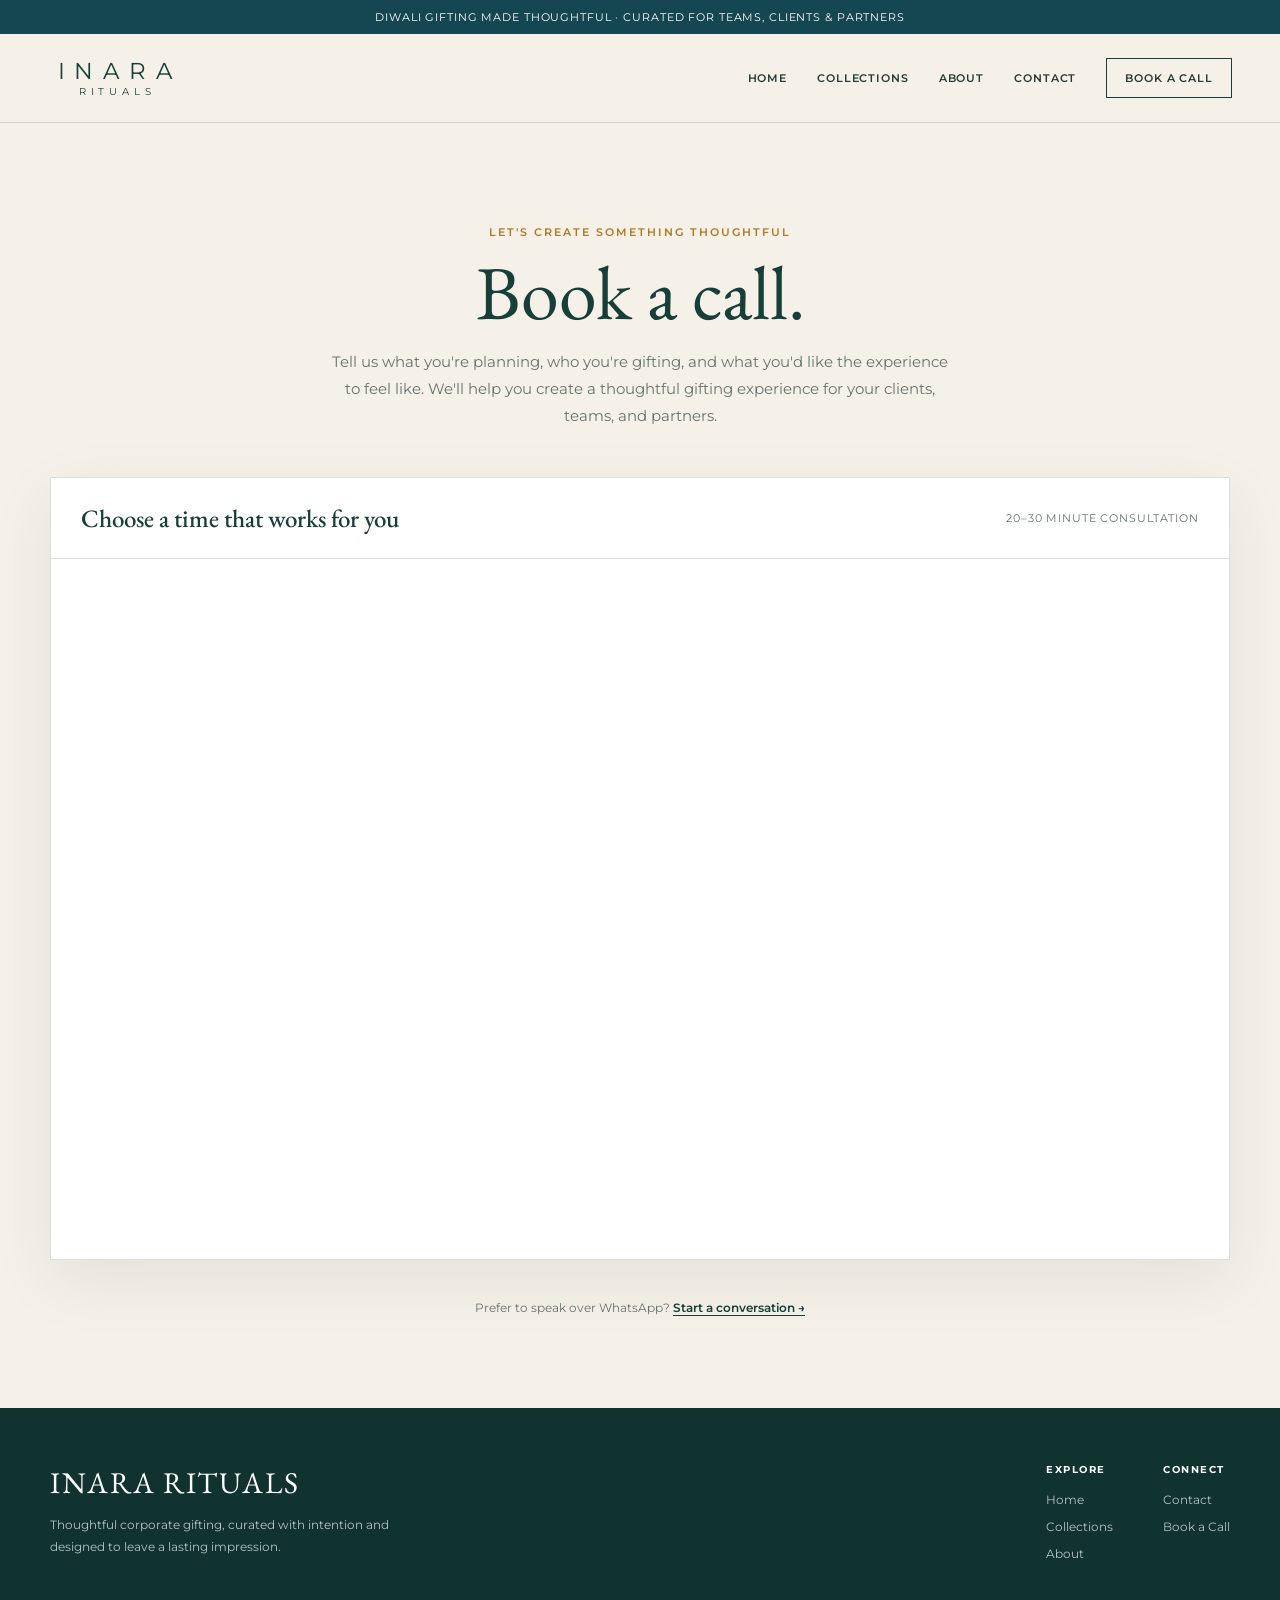
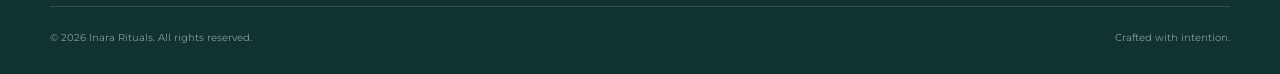
<file: book-a-call/index.html>
<!DOCTYPE html>
<html lang="en">

<head>
    <meta charset="UTF-8">

    <meta name="viewport" content="width=device-width, initial-scale=1.0">
    <link rel="icon" href="/favicon.ico" type="image/x-icon">
    <meta name="robots" content="noindex, nofollow">
    <title>Book a Call | Inara Rituals</title>

    <meta name="description"
        content="Book a call with Inara Rituals to discuss thoughtful, premium corporate gifting for your next occasion.">
         <!-- Google Tag Manager -->
  <script>
    (function(w,d,s,l,i){
      w[l]=w[l]||[];
      w[l].push({
        'gtm.start': new Date().getTime(),
        event:'gtm.js'
      });

      var f=d.getElementsByTagName(s)[0],
          j=d.createElement(s),
          dl=l!='dataLayer'?'&l='+l:'';

      j.async=true;
      j.src=
        'https://www.googletagmanager.com/gtm.js?id='+i+dl;

      f.parentNode.insertBefore(j,f);
    })(window,document,'script','dataLayer','GTM-WR4KVQP7');
  </script>
  <!-- End Google Tag Manager -->


    <link rel="preconnect" href="https://fonts.googleapis.com">
    <link rel="preconnect" href="https://fonts.gstatic.com" crossorigin>

    <link
        href="https://fonts.googleapis.com/css2?family=EB+Garamond:wght@400;500;600&family=Montserrat:wght@400;500;600&display=swap"
        rel="stylesheet">

    <style>
        :root {
            --ink: #163f3a;
            --ink-dark: #10332f;
            --gold: #b07a24;
            --cream: #f6f1e8;
            --mist: #eee9df;
            --white: #ffffff;
            --text: #263b37;
            --muted: #65736f;
            --border: rgba(22, 63, 58, 0.16);
        }

        * {
            box-sizing: border-box;
            margin: 0;
            padding: 0;
        }

        html {
            scroll-behavior: smooth;
        }

        body {
            background: var(--cream);
            color: var(--text);
            font-family: "Montserrat", sans-serif;
            -webkit-font-smoothing: antialiased;
        }

        a {
            color: inherit;
            text-decoration: none;
        }

        /* NOTICE BAR */

        .notice {
            background: #144752;;
            color: #fff;
            text-align: center;
            padding: 10px 20px;
            font-size: 11px;
            letter-spacing: .08em;
            text-transform: uppercase;
        }

        /* HEADER */

        header {
            background: var(--cream);
            border-bottom: 1px solid var(--border);
        }

        .nav {
            max-width: 1240px;
            margin: auto;
            padding: 24px 28px;

            display: flex;
            align-items: center;
            justify-content: space-between;
            gap: 30px;
        }

        
.mark{font-family:var(--serif);line-height:1;text-align:center;text-decoration:none;display:inline-block;color:var(--ink);}
.mark .n1{display:block;font-size:1.45rem;letter-spacing:.42em;text-indent:.42em;}
.mark .n2{display:block;font-size:.6rem;letter-spacing:.5em;text-indent:.5em;margin-top:.4em;color:var(--soft);}


        .nav-links {
            display: flex;
            align-items: center;
            gap: 30px;

            font-size: 11px;
            font-weight: 600;
            letter-spacing: .08em;
            text-transform: uppercase;
        }

        .nav-links a {
            transition: opacity .2s ease;
        }

        .nav-links a:hover {
            opacity: .6;
        }

        .nav-cta {
            border: 1px solid var(--ink);
            padding: 12px 18px;
            transition: all .2s ease;
        }

        .nav-cta:hover {
            background: var(--ink);
            color: #fff;
        }

        /* MAIN */

        .book-section {
            min-height: calc(100vh - 150px);
            padding: clamp(60px, 8vw, 105px) 24px 90px;
        }

        .book-wrap {
            width: min(1180px, 100%);
            margin: auto;
        }

        .intro {
            max-width: 720px;
            margin: 0 auto 48px;
            text-align: center;
        }

        .eyebrow {
            margin-bottom: 16px;

            color: var(--gold);
            font-size: 11px;
            font-weight: 600;
            letter-spacing: .18em;
            text-transform: uppercase;
        }

        h1 {
            margin-bottom: 18px;

            color: var(--ink);
            font-family: "EB Garamond", serif;
            font-size: clamp(48px, 7vw, 76px);
            font-weight: 400;
            line-height: .98;
        }

        .intro p {
            max-width: 620px;
            margin: auto;

            color: var(--muted);
            font-size: 15px;
            line-height: 1.8;
        }

        /* CALENDLY BOX */

        .calendly-shell {
            background: var(--white);
            border: 1px solid var(--border);

            box-shadow:
                0 20px 60px rgba(16, 51, 47, .08);

            overflow: hidden;
        }

        .calendly-header {
            padding: 24px 30px;

            display: flex;
            align-items: center;
            justify-content: space-between;

            border-bottom: 1px solid var(--border);
        }

        .calendly-header h2 {
            color: var(--ink);
            font-family: "EB Garamond", serif;
            font-size: 25px;
            font-weight: 500;
        }

        .calendly-header span {
            color: var(--muted);
            font-size: 11px;
            letter-spacing: .08em;
            text-transform: uppercase;
        }

        .calendly-inline-widget {
            min-width: 320px;
            height: 720px;
        }

        /* SUPPORT TEXT */

        .after-call {
            padding-top: 38px;
            text-align: center;
        }

        .after-call p {
            color: var(--muted);
            font-size: 12px;
            line-height: 1.7;
        }

        .after-call a {
            color: var(--ink);
            font-weight: 600;
            text-decoration: underline;
            text-underline-offset: 3px;
        }

        /* FOOTER */

        footer {
            background: var(--ink-dark);
            color: #fff;
            padding: 55px 24px 30px;
        }

        .footer-wrap {
            width: min(1180px, 100%);
            margin: auto;
        }

        .footer-top {
            display: flex;
            justify-content: space-between;
            gap: 40px;
            padding-bottom: 45px;
        }

        .footer-brand {
            max-width: 360px;
        }

        .footer-brand h3 {
            margin-bottom: 12px;

            font-family: "EB Garamond", serif;
            font-size: 30px;
            font-weight: 400;
            letter-spacing: .05em;
        }

        .footer-brand p {
            color: rgba(255, 255, 255, .7);
            font-size: 12px;
            line-height: 1.8;
        }

        .footer-links {
            display: flex;
            gap: 50px;
        }

        .footer-column {
            display: flex;
            flex-direction: column;
            gap: 12px;
        }

        .footer-column strong {
            margin-bottom: 4px;

            color: #fff;
            font-size: 10px;
            letter-spacing: .15em;
            text-transform: uppercase;
        }

        .footer-column a {
            color: rgba(255, 255, 255, .7);
            font-size: 12px;
        }

        .footer-column a:hover {
            color: #fff;
        }

        .footer-bottom {
            padding-top: 24px;
            border-top: 1px solid rgba(255, 255, 255, .14);

            display: flex;
            justify-content: space-between;
            gap: 20px;

            color: rgba(255, 255, 255, .5);
            font-size: 10px;
        }

        /* MOBILE */

        @media (max-width: 800px) {

            .nav {
                padding: 20px;
            }

            .nav-links {
                gap: 14px;
            }

            .nav-links a:not(.nav-cta) {
                display: none;
            }

            .book-section {
                padding-top: 55px;
            }

            .calendly-header {
                padding: 20px;
                align-items: flex-start;
                flex-direction: column;
                gap: 8px;
            }

            .calendly-inline-widget {
                height: 700px;
            }

            .footer-top {
                flex-direction: column;
            }

            .footer-links {
                gap: 35px;
            }

            .footer-bottom {
                flex-direction: column;
            }
        }

        @media (max-width: 500px) {

            h1 {
                font-size: 52px;
            }

            .intro p {
                font-size: 14px;
            }

            .calendly-inline-widget {
                height: 720px;
            }

            .footer-links {
                flex-direction: column;
                gap: 28px;
            }
        }
    </style>
</head>

<body>
 <noscript>
    <iframe
      src="https://www.googletagmanager.com/ns.html?id=GTM-WR4KVQP7"
      height="0"
      width="0"
      style="display:none;visibility:hidden">
    </iframe>
  </noscript>
    <!-- NOTICE -->
    <div class="notice">
        Diwali gifting made thoughtful · Curated for teams, clients & partners
    </div>

    <!-- HEADER -->
    <header>
        <nav class="nav">

            <a class="mark" href="/"><span class="n1">INARA</span><span class="n2">RITUALS</span></a>

            <div class="nav-links">

                <a href="/">
                    Home
                </a>

                <a href="/#collections">
                    Collections
                </a>

                <a href="/#about">
                    About
                </a>

                <a href="/#contact">
                    Contact
                </a>

                <a href="/book-a-call/" class="nav-cta">
                    Book a Call
                </a>

            </div>

        </nav>
    </header>


    <!-- BOOK A CALL -->
    <main>

        <section class="book-section">

            <div class="book-wrap">

                <div class="intro">

                    <div class="eyebrow">
                        Let's create something thoughtful
                    </div>

                    <h1>
                        Book a call.
                    </h1>

                    <p>
                        Tell us what you're planning, who you're gifting,
                        and what you'd like the experience to feel like.
                        We'll help you create a thoughtful gifting experience
                        for your clients, teams, and partners.
                    </p>

                </div>


                <!-- CALENDLY -->

                <div class="calendly-shell">

                    <div class="calendly-header">

                        <h2>
                            Choose a time that works for you
                        </h2>

                        <span>
                            20–30 minute consultation
                        </span>

                    </div>

                    <!-- Calendly inline widget begin -->
                    <div class="calendly-inline-widget" data-url="https://calendly.com/inquiries-inararituals/30min"
                        style="min-width:320px;height:700px;">
                    </div>

                    <script type="text/javascript" src="https://assets.calendly.com/assets/external/widget.js" async>
                    </script>
                    <!-- Calendly inline widget end -->
                </div>


                <div class="after-call">

                    <p>
                        Prefer to speak over WhatsApp?
                        <a href="https://wa.me/919810979086" target="_blank">
                            Start a conversation →
                        </a>
                    </p>

                </div>

            </div>

        </section>

    </main>


    <!-- FOOTER -->

    <footer>

        <div class="footer-wrap">

            <div class="footer-top">

                <div class="footer-brand">

                    <h3>
                        INARA RITUALS
                    </h3>

                    <p>
                        Thoughtful corporate gifting, curated with intention
                        and designed to leave a lasting impression.
                    </p>

                </div>


                <div class="footer-links">

                    <div class="footer-column">

                        <strong>Explore</strong>

                        <a href="/">
                            Home
                        </a>

                        <a href="/#collections">
                            Collections
                        </a>

                        <a href="/#about">
                            About
                        </a>

                    </div>


                    <div class="footer-column">

                        <strong>Connect</strong>

                        <a href="/#contact">
                            Contact
                        </a>

                        <a href="/book-a-call/">
                            Book a Call
                        </a>

                    </div>

                </div>

            </div>


            <div class="footer-bottom">

                <span>
                    © 2026 Inara Rituals. All rights reserved.
                </span>

                <span>
                    Crafted with intention.
                </span>

            </div>

        </div>

    </footer>


    <!-- CALENDLY SCRIPT -->

    <script src="https://assets.calendly.com/assets/external/widget.js" async>
    </script>

</body>

</html>
</file>
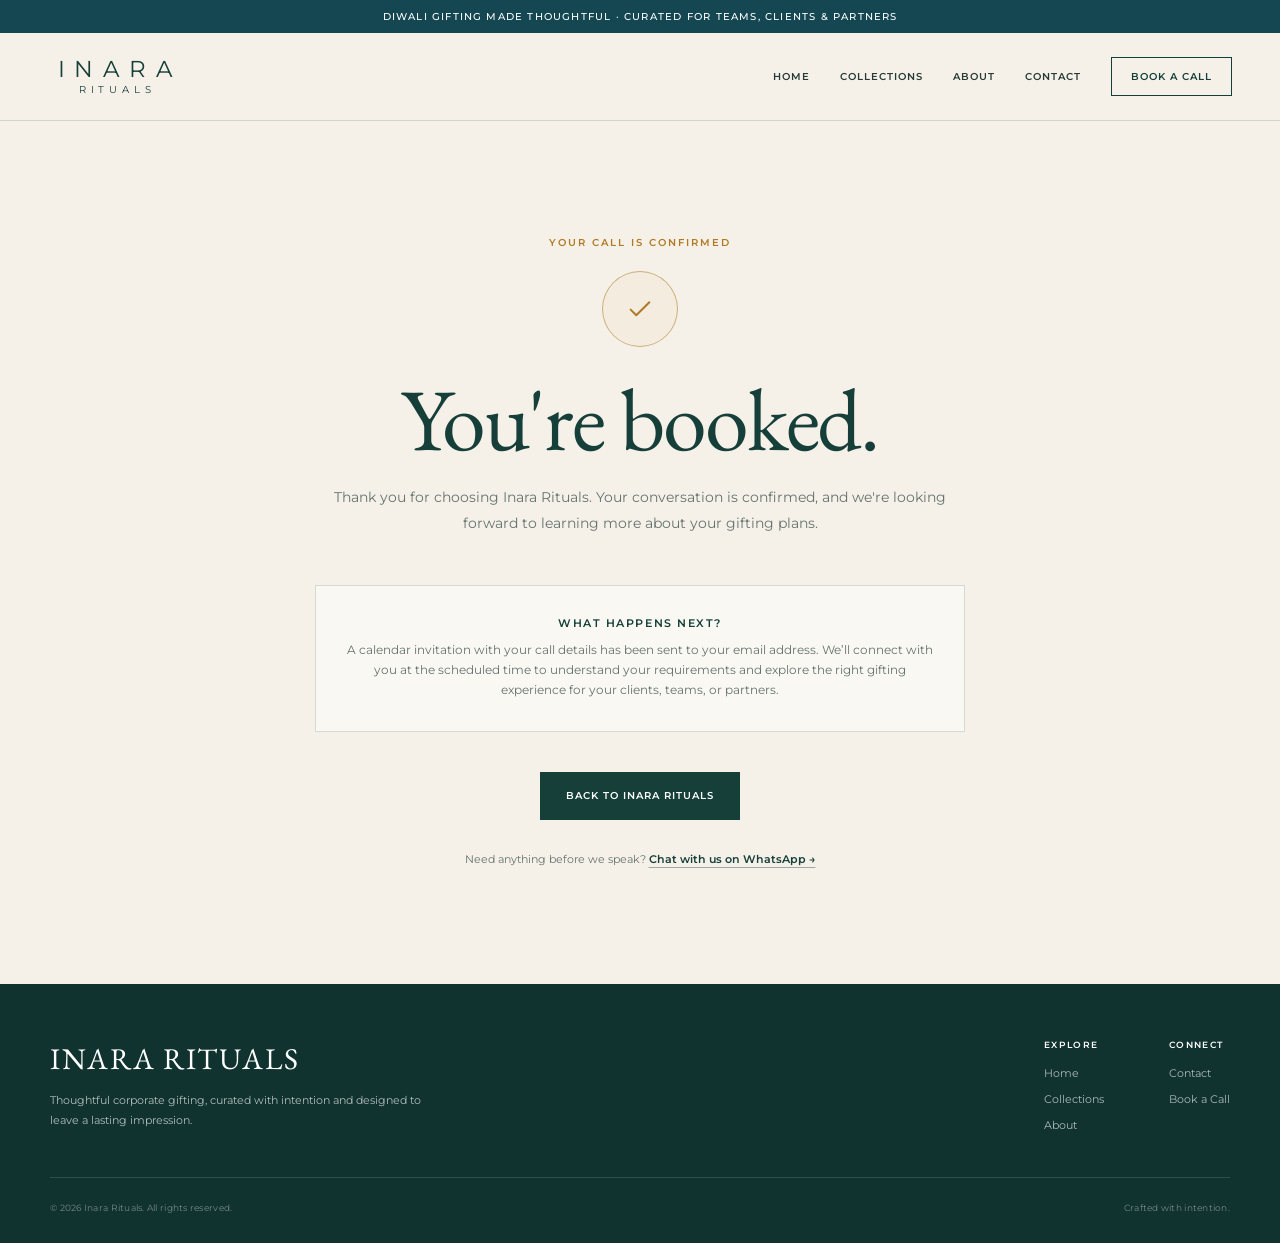
<file: call-booked/index.html>
<!DOCTYPE html>
<html lang="en">
<head>
  <meta charset="UTF-8">

  <meta
    name="viewport"
    content="width=device-width, initial-scale=1.0"
  >
  <link rel="icon" href="/favicon.ico" type="image/x-icon">

  <title>Call Booked | Inara Rituals</title>

  <meta
    name="description"
    content="Your call with Inara Rituals has been successfully booked. We look forward to creating thoughtful corporate gifting experiences with you."
  >

  <meta name="robots" content="noindex, nofollow">
<!-- Google Tag Manager -->
  <script>
    (function(w,d,s,l,i){
      w[l]=w[l]||[];
      w[l].push({
        'gtm.start': new Date().getTime(),
        event:'gtm.js'
      });

      var f=d.getElementsByTagName(s)[0],
          j=d.createElement(s),
          dl=l!='dataLayer'?'&l='+l:'';

      j.async=true;
      j.src=
        'https://www.googletagmanager.com/gtm.js?id='+i+dl;

      f.parentNode.insertBefore(j,f);
    })(window,document,'script','dataLayer','GTM-WR4KVQP7');
  </script>
  <!-- End Google Tag Manager -->

  <!-- Google Fonts -->
  <link rel="preconnect" href="https://fonts.googleapis.com">
  <link rel="preconnect" href="https://fonts.gstatic.com" crossorigin>

  <link
    href="https://fonts.googleapis.com/css2?family=EB+Garamond:wght@400;500;600&family=Montserrat:wght@400;500;600&display=swap"
    rel="stylesheet"
  >

  <style>

    /* =====================================================
       ROOT
    ===================================================== */

    :root {
      --ink: #163f3a;
      --ink-dark: #10332f;
      --gold: #b07a24;

      --cream: #f6f1e8;
      --mist: #eee9df;
      --white: #ffffff;

      --text: #263b37;
      --muted: #65736f;

      --border: rgba(22, 63, 58, 0.16);
    }


    /* =====================================================
       RESET
    ===================================================== */

    * {
      margin: 0;
      padding: 0;
      box-sizing: border-box;
    }


    html {
      scroll-behavior: smooth;
    }


    body {
      min-height: 100vh;

      background: var(--cream);
      color: var(--text);

      font-family: "Montserrat", sans-serif;

      -webkit-font-smoothing: antialiased;
      text-rendering: optimizeLegibility;
    }


    a {
      color: inherit;
      text-decoration: none;
    }


    button {
      font-family: inherit;
    }


    /* =====================================================
       TOP NOTICE
    ===================================================== */

    .notice {
      width: 100%;

      padding: 10px 20px;

      background: #144752;;

      color: #fff;

      text-align: center;

      font-size: 10px;
      font-weight: 500;

      letter-spacing: .12em;

      text-transform: uppercase;
    }


    /* =====================================================
       HEADER
    ===================================================== */

    header {
      width: 100%;

      background: var(--cream);

      border-bottom: 1px solid var(--border);
    }


    .nav {
      width: min(1240px, 100%);

      margin: 0 auto;

      padding: 24px 28px;

      display: flex;

      align-items: center;

      justify-content: space-between;

      gap: 30px;
    }


.mark{font-family:var(--serif);line-height:1;text-align:center;text-decoration:none;display:inline-block;color:var(--ink);}
.mark .n1{display:block;font-size:1.45rem;letter-spacing:.42em;text-indent:.42em;}
.mark .n2{display:block;font-size:.6rem;letter-spacing:.5em;text-indent:.5em;margin-top:.4em;color:var(--soft);}


    .nav-links {
      display: flex;

      align-items: center;

      gap: 30px;

      font-size: 10px;
      font-weight: 600;

      letter-spacing: .1em;

      text-transform: uppercase;
    }


    .nav-links a {
      position: relative;

      transition:
        color .25s ease,
        opacity .25s ease;
    }


    .nav-links a:not(.nav-cta)::after {
      content: "";

      position: absolute;

      left: 0;
      bottom: -7px;

      width: 0;
      height: 1px;

      background: var(--gold);

      transition: width .25s ease;
    }


    .nav-links a:not(.nav-cta):hover::after {
      width: 100%;
    }


    .nav-links a:not(.nav-cta):hover {
      color: var(--gold);
    }


    .nav-cta {
      padding: 12px 19px;

      border: 1px solid var(--ink);

      color: var(--ink);

      transition:
        background .25s ease,
        color .25s ease;
    }


    .nav-cta:hover {
      background: var(--ink);
      color: #fff;
    }


    /* =====================================================
       MAIN
    ===================================================== */

    main {
      min-height: calc(100vh - 150px);

      display: flex;

      align-items: center;
    }


    .confirmation-section {
      width: 100%;

      padding: clamp(70px, 9vw, 120px) 24px;
    }


    .confirmation-wrap {
      width: min(820px, 100%);

      margin: 0 auto;

      text-align: center;
    }


    /* =====================================================
       EYEBROW
    ===================================================== */

    .eyebrow {
      margin-bottom: 22px;

      color: var(--gold);

      font-size: 10px;
      font-weight: 600;

      letter-spacing: .2em;

      text-transform: uppercase;
    }


    /* =====================================================
       CHECK ICON
    ===================================================== */

    .confirmation-icon {
      width: 76px;
      height: 76px;

      margin: 0 auto 30px;

      display: flex;

      align-items: center;
      justify-content: center;

      border: 1px solid rgba(176, 122, 36, .55);

      border-radius: 50%;

      color: var(--gold);

      background: rgba(176, 122, 36, .04);
    }


    .confirmation-icon svg {
      width: 32px;
      height: 32px;

      fill: none;

      stroke: currentColor;

      stroke-width: 1.5;

      stroke-linecap: round;
      stroke-linejoin: round;
    }


    /* =====================================================
       HEADING
    ===================================================== */

    h1 {
      margin-bottom: 24px;

      color: var(--ink);

      font-family: "EB Garamond", serif;

      font-size: clamp(54px, 8vw, 88px);

      font-weight: 400;

      line-height: .95;

      letter-spacing: -.02em;
    }


    .intro {
      width: min(620px, 100%);

      margin: 0 auto;

      color: var(--muted);

      font-size: 14px;

      line-height: 1.85;
    }


    /* =====================================================
       CONFIRMATION CARD
    ===================================================== */

    .confirmation-card {
      width: min(650px, 100%);

      margin: 48px auto 0;

      padding: 30px;

      background: rgba(255,255,255,.45);

      border: 1px solid var(--border);
    }


    .confirmation-card-title {
      margin-bottom: 10px;

      color: var(--ink);

      font-size: 11px;
      font-weight: 600;

      letter-spacing: .14em;

      text-transform: uppercase;
    }


    .confirmation-card-text {
      color: var(--muted);

      font-size: 12px;

      line-height: 1.7;
    }


    /* =====================================================
       ACTIONS
    ===================================================== */

    .actions {
      margin-top: 40px;

      display: flex;

      align-items: center;
      justify-content: center;

      flex-wrap: wrap;

      gap: 12px;
    }


    .button {
      display: inline-flex;

      align-items: center;
      justify-content: center;

      min-height: 48px;

      padding: 0 25px;

      border: 1px solid var(--ink);

      font-size: 10px;
      font-weight: 600;

      letter-spacing: .1em;

      text-transform: uppercase;

      transition:
        background .25s ease,
        color .25s ease,
        border-color .25s ease;
    }


    .button-primary {
      background: var(--ink);

      color: #fff;
    }


    .button-primary:hover {
      background: var(--ink-dark);

      border-color: var(--ink-dark);
    }


    .button-secondary {
      background: transparent;

      color: var(--ink);
    }


    .button-secondary:hover {
      background: var(--ink);

      color: #fff;
    }


    /* =====================================================
       WHATSAPP
    ===================================================== */

    .whatsapp {
      margin-top: 30px;

      color: var(--muted);

      font-size: 11px;

      line-height: 1.7;
    }


    .whatsapp a {
      color: var(--ink);

      font-weight: 600;

      text-decoration: underline;

      text-decoration-color: rgba(22, 63, 58, .4);

      text-underline-offset: 4px;

      transition: color .2s ease;
    }


    .whatsapp a:hover {
      color: var(--gold);
    }


    /* =====================================================
       FOOTER
    ===================================================== */

    footer {
      background: var(--ink-dark);

      color: #fff;

      padding: 55px 24px 30px;
    }


    .footer-wrap {
      width: min(1180px, 100%);

      margin: 0 auto;
    }


    .footer-top {
      display: flex;

      align-items: flex-start;

      justify-content: space-between;

      gap: 50px;

      padding-bottom: 45px;
    }


    .footer-brand {
      width: min(380px, 100%);
    }


    .footer-brand h3 {
      margin-bottom: 12px;

      color: #fff;

      font-family: "EB Garamond", serif;

      font-size: 30px;

      font-weight: 400;

      letter-spacing: .05em;
    }


    .footer-brand p {
      color: rgba(255,255,255,.68);

      font-size: 11px;

      line-height: 1.85;
    }


    .footer-links {
      display: flex;

      gap: 65px;
    }


    .footer-column {
      display: flex;

      flex-direction: column;

      gap: 12px;
    }


    .footer-column strong {
      margin-bottom: 4px;

      color: #fff;

      font-size: 9px;
      font-weight: 600;

      letter-spacing: .15em;

      text-transform: uppercase;
    }


    .footer-column a {
      color: rgba(255,255,255,.65);

      font-size: 11px;

      transition: color .2s ease;
    }


    .footer-column a:hover {
      color: #fff;
    }


    .footer-bottom {
      padding-top: 24px;

      border-top: 1px solid rgba(255,255,255,.13);

      display: flex;

      align-items: center;

      justify-content: space-between;

      gap: 20px;

      color: rgba(255,255,255,.42);

      font-size: 9px;

      letter-spacing: .03em;
    }


    /* =====================================================
       MOBILE
    ===================================================== */

    @media (max-width: 800px) {

      .nav {
        padding: 20px;
      }


      .logo {
        font-size: 24px;
      }


      .nav-links {
        gap: 12px;
      }


      .nav-links a:not(.nav-cta) {
        display: none;
      }


      .nav-cta {
        padding: 10px 15px;

        font-size: 9px;
      }


      main {
        min-height: auto;
      }


      .confirmation-section {
        padding:
          75px 20px
          90px;
      }


      .confirmation-icon {
        width: 68px;
        height: 68px;

        margin-bottom: 25px;
      }


      .confirmation-card {
        margin-top: 38px;

        padding: 25px 20px;
      }


      .actions {
        flex-direction: column;

        width: 100%;
      }


      .button {
        width: 100%;

        max-width: 300px;
      }


      .footer-top {
        flex-direction: column;
      }


      .footer-links {
        gap: 45px;
      }


      .footer-bottom {
        align-items: flex-start;

        flex-direction: column;
      }

    }


    @media (max-width: 500px) {

      .notice {
        padding:
          9px 14px;

        font-size: 8px;

        line-height: 1.5;
      }


      h1 {
        font-size: 58px;
      }


      .intro {
        font-size: 13px;
      }


      .footer-links {
        flex-direction: column;

        gap: 28px;
      }

    }

  </style>
</head>


<body>
 <noscript>
    <iframe
      src="https://www.googletagmanager.com/ns.html?id=GTM-WR4KVQP7"
      height="0"
      width="0"
      style="display:none;visibility:hidden">
    </iframe>
  </noscript>

  <!-- =====================================================
       NOTICE BAR
  ====================================================== -->

  <div class="notice">
    Diwali gifting made thoughtful · Curated for teams, clients & partners
  </div>


  <!-- =====================================================
       HEADER
  ====================================================== -->

  <header>

    <nav class="nav">

     <a class="mark" href="/"><span class="n1">INARA</span><span class="n2">RITUALS</span></a>


      <div class="nav-links">

        <a href="/">
          Home
        </a>

        <a href="/#collections">
          Collections
        </a>

        <a href="/#about">
          About
        </a>

        <a href="/#contact">
          Contact
        </a>

        <a
          href="/book-a-call"
          class="nav-cta"
        >
          Book a Call
        </a>

      </div>

    </nav>

  </header>


  <!-- =====================================================
       MAIN CONFIRMATION
  ====================================================== -->

  <main>

    <section class="confirmation-section">

      <div class="confirmation-wrap">


        <div class="eyebrow">
          Your call is confirmed
        </div>


        <!-- Check icon -->

        <div
          class="confirmation-icon"
          aria-hidden="true"
        >

          <svg
            viewBox="0 0 24 24"
          >

            <path
              d="M5 12.5l4.2 4.2L19 7"
            />

          </svg>

        </div>


        <h1>
          You're booked.
        </h1>


        <p class="intro">

          Thank you for choosing Inara Rituals.
          Your conversation is confirmed, and we're looking
          forward to learning more about your gifting plans.

        </p>


        <!-- Confirmation information -->

        <div class="confirmation-card">

          <div class="confirmation-card-title">
            What happens next?
          </div>

          <p class="confirmation-card-text">

            A calendar invitation with your call details
            has been sent to your email address. We’ll connect
            with you at the scheduled time to understand your
            requirements and explore the right gifting experience
            for your clients, teams, or partners.

          </p>

        </div>


        <!-- Buttons -->

        <div class="actions">

          <a
            href="/"
            class="button button-primary"
          >
            Back to Inara Rituals
          </a>


         

        </div>


        <!-- WhatsApp -->

        <div class="whatsapp">

          Need anything before we speak?

          <a
            href="https://wa.me/919810979086"
            target="_blank"
            rel="noopener noreferrer"
          >
            Chat with us on WhatsApp →
          </a>

        </div>


      </div>

    </section>

  </main>


  <!-- =====================================================
       FOOTER
  ====================================================== -->

  <footer>

    <div class="footer-wrap">


      <div class="footer-top">


        <div class="footer-brand">

          <h3>
            INARA RITUALS
          </h3>

          <p>
            Thoughtful corporate gifting, curated with intention
            and designed to leave a lasting impression.
          </p>

        </div>


        <div class="footer-links">


          <div class="footer-column">

            <strong>
              Explore
            </strong>

            <a href="/">
              Home
            </a>

            <a href="/#collections">
              Collections
            </a>

            <a href="/#about">
              About
            </a>

          </div>


          <div class="footer-column">

            <strong>
              Connect
            </strong>

            <a href="/#contact">
              Contact
            </a>

            <a href="/book-a-call">
              Book a Call
            </a>

          </div>


        </div>

      </div>


      <div class="footer-bottom">

        <span>
          © 2026 Inara Rituals. All rights reserved.
        </span>

        <span>
          Crafted with intention.
        </span>

      </div>


    </div>

  </footer>


</body>
</html>
</file>
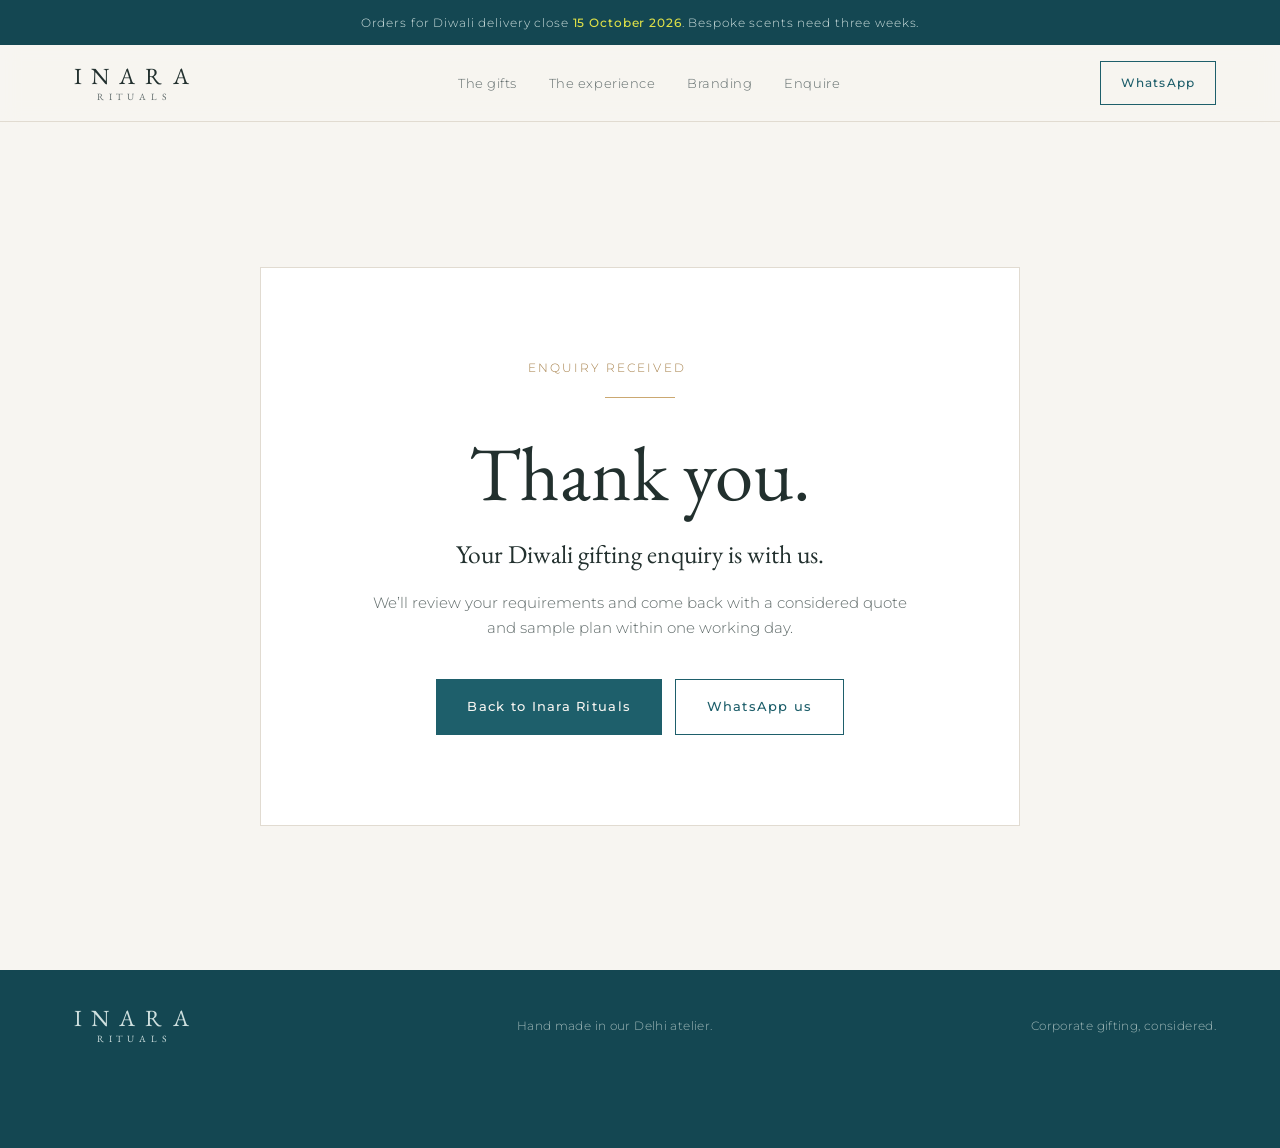
<file: thank_you/index.html>
<!DOCTYPE html>
<html lang="en-GB">
<head>
<meta charset="utf-8">
<meta name="viewport" content="width=device-width, initial-scale=1">
<link rel="icon" href="/favicon.ico" type="image/x-icon">
<meta name="robots" content="noindex, nofollow">
<title>Thank You | Inara Rituals</title>
<meta name="description" content="Thank you for enquiring with Inara Rituals. We will be in touch with your corporate gifting quote and sample plan.">
<!-- Google Tag Manager -->
  <script>
    (function(w,d,s,l,i){
      w[l]=w[l]||[];
      w[l].push({
        'gtm.start': new Date().getTime(),
        event:'gtm.js'
      });

      var f=d.getElementsByTagName(s)[0],
          j=d.createElement(s),
          dl=l!='dataLayer'?'&l='+l:'';

      j.async=true;
      j.src=
        'https://www.googletagmanager.com/gtm.js?id='+i+dl;

      f.parentNode.insertBefore(j,f);
    })(window,document,'script','dataLayer','GTM-WR4KVQP7');
  </script>
  <!-- End Google Tag Manager -->

<link rel="preconnect" href="https://fonts.googleapis.com">
<link rel="preconnect" href="https://fonts.gstatic.com" crossorigin>
<link href="https://fonts.googleapis.com/css2?family=EB+Garamond:wght@400;500&family=Montserrat:wght@300;400;500;600&display=swap" rel="stylesheet">
<link rel="stylesheet" href="../style.css">
<style>
.thankyou-page{min-height:calc(100vh - 52px);display:flex;align-items:center;justify-content:center;padding:clamp(4rem,10vw,8rem) 0;}
.thankyou-card{width:min(760px,90vw);background:var(--plate);border:1px solid var(--line);padding:clamp(3rem,7vw,6rem) clamp(2rem,7vw,6rem);text-align:center;position:relative;}
.thankyou-kicker{font-size:.72rem;letter-spacing:.18em;color:var(--brass);margin-bottom:1.2rem;text-transform:uppercase;}
.thankyou-card h1{font-size:clamp(3rem,6vw,5.2rem);margin-bottom:1.2rem;}
.thankyou-card .lead{font-family:var(--serif);font-size:clamp(1.25rem,2.5vw,1.6rem);line-height:1.45;max-width:34ch;margin:0 auto 1.1rem;color:var(--ink);}
.thankyou-card .copy{color:var(--soft);max-width:54ch;margin:0 auto 2.3rem;font-size:.92rem;}
.thankyou-rule{width:70px;height:1px;background:var(--brass-soft);margin:0 auto 2rem;}
.thankyou-actions{display:flex;justify-content:center;flex-wrap:wrap;gap:.8rem;}
@media(max-width:760px){.thankyou-page{min-height:calc(100vh - 52px);padding:3rem 0 6rem}.thankyou-card{padding:3rem 1.5rem}.thankyou-actions .btn{width:100%;}}
</style>
</head>
<body>
 <noscript>
    <iframe
      src="https://www.googletagmanager.com/ns.html?id=GTM-WR4KVQP7"
      height="0"
      width="0"
      style="display:none;visibility:hidden">
    </iframe>
  </noscript>
<div class="notice">Orders for Diwali delivery close <b>15 October 2026</b>. Bespoke scents need three weeks.</div>

<nav class="nav">
  <div class="wrap nav-in">
    <a class="mark" href="/"><span class="n1">INARA</span><span class="n2">RITUALS</span></a>
    <div class="nav-links">
      <a href="/#collection">The gifts</a>
      <a href="/#experience">The experience</a>
      <a href="/#customisation">Branding</a>
      <a href="/#start">Enquire</a>
    </div>
    <a class="btn btn-line btn-sm" href="https://wa.me/919810979086" rel="noopener">WhatsApp</a>
  </div>
</nav>

<main class="thankyou-page">
  <div class="thankyou-card">
    <p class="thankyou-kicker">Enquiry received</p>
    <div class="thankyou-rule"></div>
    <h1>Thank you.</h1>
    <p class="lead">Your Diwali gifting enquiry is with us.</p>
    <p class="copy">We’ll review your requirements and come back with a considered quote and sample plan within one working day.</p>
    <div class="thankyou-actions">
      <a class="btn" href="/">Back to Inara Rituals</a>
      <a class="btn btn-line" href="https://wa.me/919810979086" rel="noopener">WhatsApp us</a>
    </div>
  </div>
</main>

<footer class="footer">
  <div class="wrap footer-in">
    <a class="mark" href="../index.html"><span class="n1">INARA</span><span class="n2">RITUALS</span></a>
    <span>Hand made in our Delhi atelier.</span>
    <span>Corporate gifting, considered.</span>
  </div>
</footer>

<script src="../script.js"></script>
</body>
</html>
</file>
<file: style.css>
:root{
  --paper:#F7F5F1;
  --mist:#EDEAE3;
  --plate:#FFFFFF;
  --teal:#1E5F6B;
  --teal-deep:#144752;
  --ink:#22302E;
  --soft:#5F6A69;
  --line:#E1DBD1;
  --brass:#A8834E;
  --brass-soft:#CBA871;
  --lime:#DEE048;
  --pink:#D4144E;
  --serif:"EB Garamond", Garamond, Georgia, serif;
  --sans:"Montserrat", -apple-system, BlinkMacSystemFont, "Segoe UI", sans-serif;
}
*,*::before,*::after{box-sizing:border-box;}
html{scroll-behavior:smooth;-webkit-text-size-adjust:100%;}
body{margin:0;background:var(--paper);color:var(--ink);font-family:var(--sans);
  font-size:16px;font-weight:300;line-height:1.75;-webkit-font-smoothing:antialiased;}
h1,h2,h3{font-family:var(--serif);font-weight:400;line-height:1.13;margin:0;}
p{margin:0 0 1.1em;max-width:64ch;}
a{color:inherit;}
img{max-width:100%;display:block;}
.wrap{width:min(1180px,90vw);margin-inline:auto;}
.section{padding:clamp(4.5rem,9vw,8rem) 0;}
.on-mist{background:var(--mist);}
.on-teal{background:var(--teal);color:#EDF2F1;}
.on-teal h2,.on-teal h3{color:#F6FAF9;}
.on-teal p{color:#BFD2D2;}

.mark{font-family:var(--serif);line-height:1;text-align:center;text-decoration:none;display:inline-block;color:var(--ink);}
.mark .n1{display:block;font-size:1.45rem;letter-spacing:.42em;text-indent:.42em;}
.mark .n2{display:block;font-size:.6rem;letter-spacing:.5em;text-indent:.5em;margin-top:.4em;color:var(--soft);}

.notice{background:var(--teal-deep);color:#CFE0DF;font-size:.78rem;letter-spacing:.07em;text-align:center;padding:.72rem 1rem;}
.notice b{color:var(--lime);font-weight:500;}

.nav{position:sticky;top:0;z-index:60;background:rgba(247,245,241,.94);backdrop-filter:saturate(150%) blur(9px);border-bottom:1px solid var(--line);}
.nav-in{display:flex;align-items:center;justify-content:space-between;gap:1.5rem;padding:1rem 0;}
.nav-links{display:flex;gap:2rem;font-size:.82rem;letter-spacing:.04em;}
.nav-links a{text-decoration:none;color:var(--soft);transition:color .2s;}
.nav-links a:hover{color:var(--teal);}

.btn{display:inline-block;font-family:var(--sans);font-size:.79rem;font-weight:500;letter-spacing:.1em;
  text-decoration:none;padding:1rem 1.9rem;border:1px solid var(--teal);background:var(--teal);color:#F7F5F1;
  transition:background .22s,border-color .22s,color .22s;cursor:pointer;}
.btn:hover{background:var(--teal-deep);border-color:var(--teal-deep);}
.btn-line{background:transparent;color:var(--teal);}
.btn-line:hover{background:var(--teal);color:#F7F5F1;}
.btn-pink{background:var(--pink);border-color:var(--pink);color:#FFF;}
.btn-pink:hover{background:#B70F42;border-color:#B70F42;}
.on-teal .btn-line{color:#EDF2F1;border-color:#5C8990;}
.on-teal .btn-line:hover{background:#EDF2F1;color:var(--teal);border-color:#EDF2F1;}
.btn-sm{padding:.7rem 1.25rem;font-size:.72rem;}

figure{margin:0;}
.plate{background:var(--plate);border:1px solid var(--line);overflow:hidden;}
.plate img{width:100%;height:100%;object-fit:contain;}

.hero{padding:clamp(3.5rem,8vw,7rem) 0 clamp(3rem,6vw,5.5rem);}
.hero-grid{display:grid;grid-template-columns:1.05fr .95fr;gap:clamp(2.5rem,6vw,5rem);align-items:center;}
.hero h1{font-size:clamp(2.7rem,5.8vw,5rem);}
.hero-lede{font-size:1.1rem;color:var(--soft);max-width:45ch;margin-top:1.7rem;}
.hero-cta{display:flex;flex-wrap:wrap;gap:.8rem;margin-top:2.3rem;}
.hero-meta{margin-top:2.4rem;padding-top:1.4rem;border-top:1px solid var(--line);font-size:.82rem;color:var(--soft);}
.hero-figure{aspect-ratio:1/1;}

.trusted{padding:clamp(2.6rem,4vw,3.6rem) 0;border-top:1px solid var(--line);border-bottom:1px solid var(--line);}
.trusted-line{font-family:var(--serif);font-size:1.24rem;text-align:center;color:var(--soft);margin:0 auto 2rem;}
.logo-row{display:flex;flex-wrap:wrap;justify-content:center;align-items:center;gap:clamp(2rem,6vw,4.5rem);}
.logo-slot{height:62px;display:flex;align-items:center;justify-content:center;padding:0 .4rem;}
.logo-slot img{width:auto;height:auto;opacity:1;}
.lg-oberoi{max-height:54px;max-width:170px;}
.lg-chanakya{max-height:58px;max-width:120px;}
.lg-dlf{max-height:54px;max-width:120px;}
.lg-amaris{max-height:30px;max-width:180px;}
@media (max-width:760px){
  .logo-row{gap:2rem 2.4rem;}
  .lg-oberoi{max-height:44px;max-width:138px;}
  .lg-chanakya{max-height:48px;}
  .lg-dlf{max-height:44px;}
  .lg-amaris{max-height:24px;max-width:146px;}
}

.head{max-width:54ch;margin-bottom:clamp(2.4rem,5vw,3.6rem);}
.head.mid{margin-inline:auto;text-align:center;}
.head.mid p{margin-inline:auto;}
.head h2{font-size:clamp(2rem,3.7vw,3.1rem);}
.head p{margin-top:1.05rem;color:var(--soft);}
.on-teal .head p{color:#B4CACA;}

.versus{display:grid;grid-template-columns:1fr 1fr;border:1px solid var(--line);}
.versus>div{padding:clamp(2rem,4vw,3.2rem);}
.versus .them{border-right:1px solid var(--line);}
.versus h3{font-size:1.5rem;margin-bottom:1.1rem;}
.versus ul{list-style:none;margin:0;padding:0;font-size:.93rem;}
.versus li{padding:.62rem 0;border-bottom:1px solid var(--line);color:var(--soft);}
.versus li:last-child{border-bottom:0;}
.versus .us{background:var(--teal);color:#EDF2F1;}
.versus .us h3{color:#F6FAF9;}
.versus .us li{color:#C4D6D6;border-bottom-color:#3A757F;}

.exp-grid{display:grid;grid-template-columns:1fr 1fr;gap:clamp(2.5rem,6vw,5rem);align-items:center;}
.exp-list{list-style:none;margin:2rem 0 0;padding:0;}
.exp-list li{padding:1.15rem 0;border-top:1px solid var(--line);}
.exp-list h3{font-size:1.28rem;margin-bottom:.35rem;}
.exp-list p{font-size:.9rem;color:var(--soft);margin:0;}
.exp-figure{aspect-ratio:3/4;}

.cat-grid{display:grid;grid-template-columns:repeat(3,1fr);gap:clamp(1.2rem,2.5vw,1.9rem);}
.cat-card{background:var(--plate);border:1px solid var(--line);display:flex;flex-direction:column;}
.cat-card .cat-img{aspect-ratio:1/1;border-bottom:1px solid var(--line);overflow:hidden;}
.cat-card .cat-img img{width:100%;height:100%;object-fit:contain;}
.cat-body{padding:1.6rem 1.6rem 1.9rem;flex:1;display:flex;flex-direction:column;}
.cat-body h3{font-size:1.55rem;margin-bottom:.5rem;}
.cat-body p{font-size:.89rem;color:var(--soft);margin-bottom:1.2rem;}
.cat-facts{list-style:none;margin:0 0 1.5rem;padding:0;font-size:.79rem;color:var(--soft);}
.cat-facts li{padding:.4rem 0;border-bottom:1px solid var(--line);display:flex;justify-content:space-between;gap:1rem;}
.cat-facts li:last-child{border-bottom:0;}
.cat-facts b{font-weight:500;color:var(--ink);}
.cat-body .btn{margin-top:auto;text-align:center;}
.reel {
  position: relative;
  overflow: hidden;
  background: #222;
  border-radius: 0;
  aspect-ratio: 9 / 16;
}

.reel-video {
  width: 100%;
  height: 100%;
  display: block;
  object-fit: cover;
}

/* Center play button */
.video-play {
  position: absolute;
  top: 50%;
  left: 50%;
  transform: translate(-50%, -50%);

  width: 64px;
  height: 64px;

  border: 1px solid rgba(255,255,255,.8);
  border-radius: 50%;

  background: rgba(0,0,0,.45);
  color: #fff;

  font-size: 22px;
  cursor: pointer;

  display: flex;
  align-items: center;
  justify-content: center;

  backdrop-filter: blur(6px);

  transition: all .25s ease;
}

.video-play:hover {
  transform: translate(-50%, -50%) scale(1.08);
  background: rgba(0,0,0,.65);
}

/* Bottom controls */
.video-controls {
  position: absolute;
  left: 20px;
  bottom: 18px;

  display: flex;
  gap: 8px;

  z-index: 5;
}

.video-control {
  width: 38px;
  height: 38px;

  border: 1px solid rgba(255,255,255,.5);
  border-radius: 50%;

  background: rgba(0,0,0,.5);
  color: #fff;

  cursor: pointer;

  display: flex;
  align-items: center;
  justify-content: center;

  font-size: 13px;

  backdrop-filter: blur(5px);

  transition: all .2s ease;
}

.video-control:hover {
  background: rgba(0,0,0,.8);
  transform: scale(1.05);
}

/* Title */
.reel-title {
  position: absolute;
  left: 20px;
  bottom: 70px;

  z-index: 3;

  display: flex;
  flex-direction: column;

  pointer-events: none;

  color: #fff;

  text-shadow: 0 2px 8px rgba(0,0,0,.55);
}

.reel-title strong {
  font-size: 20px;
  line-height: 1.1;
}

.reel-title span {
  font-size: 20px;
  font-weight: 600;
  line-height: 1.15;
}

.reels {
  display: grid;
  grid-template-columns: repeat(3, 1fr);
  gap: clamp(1rem, 2.4vw, 1.8rem);
}
/* .reels{display:grid;grid-template-columns:repeat(3,1fr);gap:clamp(1rem,2.4vw,1.8rem);} */
/* .reel{aspect-ratio:9/16;overflow:hidden;background:var(--plate);border:1px solid var(--line);
  display:flex;align-items:center;justify-content:center;text-align:center;color:#A39A8C;font-size:.72rem;letter-spacing:.09em;line-height:1.9;padding:1.4rem;}
.reel iframe,.reel video{width:100%;height:100%;border:0;object-fit:cover;} */

.custom-grid{display:grid;grid-template-columns:repeat(4,1fr);gap:clamp(1.5rem,3vw,2.6rem);}
.custom{padding-top:1.2rem;border-top:1px solid #47818A;}
.custom h3{font-size:1.24rem;margin-bottom:.5rem;}
.custom p{font-size:.87rem;margin:0;}

.craft-grid{display:grid;grid-template-columns:repeat(2,1fr);gap:clamp(1.8rem,4vw,3.2rem);}
.craft-item{padding-top:1.2rem;border-top:1px solid var(--line);}
.craft-item h3{font-size:1.32rem;margin-bottom:.45rem;}
.craft-item p{font-size:.9rem;color:var(--soft);margin:0;}

.steps{counter-reset:step;display:grid;grid-template-columns:repeat(5,1fr);}
.step{position:relative;padding:2.3rem 1.3rem 0 0;border-top:1px solid var(--line);}
.step::before{counter-increment:step;content:counter(step,decimal-leading-zero);position:absolute;top:-.72rem;left:0;
  background:var(--mist);padding-right:.65rem;font-family:var(--serif);font-size:.95rem;color:var(--brass);letter-spacing:.05em;}
.step h3{font-size:1.14rem;margin-bottom:.35rem;}
.step p{font-size:.83rem;color:var(--soft);margin:0;}

.cap-grid{display:grid;grid-template-columns:repeat(3,1fr);gap:clamp(1.6rem,4vw,3rem);}
.cap .num{font-family:var(--serif);font-size:clamp(2.4rem,4.6vw,3.6rem);line-height:1;color:var(--brass);}
.cap p{font-size:.88rem;color:var(--soft);margin-top:.6rem;}

.quote-grid{display:grid;grid-template-columns:1fr 1fr;gap:clamp(2.5rem,6vw,5rem);align-items:center;}
blockquote{margin:0;}
.q{font-family:var(--serif);font-size:clamp(1.6rem,3vw,2.35rem);line-height:1.34;max-width:22ch;margin-bottom:1.4rem;}
cite{font-style:normal;font-size:.79rem;letter-spacing:.07em;color:var(--soft);}
.quote-figure{aspect-ratio:3/2;}

.ways{display:grid;grid-template-columns:repeat(3,1fr);gap:clamp(1rem,2.4vw,1.7rem);margin-bottom:clamp(2.5rem,5vw,4rem);}
.way{border:1px solid #47818A;padding:1.9rem 1.6rem;display:flex;flex-direction:column;}
.way h3{font-size:1.35rem;margin-bottom:.5rem;}
.way p{font-size:.87rem;margin-bottom:1.5rem;}
.way .btn{margin-top:auto;text-align:center;}

form{display:grid;grid-template-columns:1fr 1fr;gap:1.15rem;max-width:760px;}
.field{display:flex;flex-direction:column;}
.field.full{grid-column:1/-1;}
label{font-size:.73rem;letter-spacing:.07em;color:#9FB8B8;margin-bottom:.45rem;}
input,select,textarea{font-family:var(--sans);font-size:.92rem;font-weight:300;color:#F1F6F5;
  background:transparent;border:0;border-bottom:1px solid #47818A;padding:.6rem 0;border-radius:0;}
select option{background:var(--teal);color:#F1F6F5;}
input:focus,select:focus,textarea:focus{outline:0;border-bottom-color:var(--lime);}
textarea{resize:vertical;min-height:60px;}
.form-note{grid-column:1/-1;font-size:.75rem;color:#9FB8B8;margin:0;}
form .btn{grid-column:1/-1;justify-self:start;}

.footer{background:var(--teal-deep);color:#9FB8B8;padding:2.3rem 0 6.5rem;font-size:.78rem;letter-spacing:.03em;}
.footer-in{display:flex;flex-wrap:wrap;gap:1.2rem;justify-content:space-between;align-items:center;}
.footer a{color:#CFE0DF;text-decoration:none;}
.footer .mark,.footer .mark .n2{color:#CFE0DF;}

.bar{position:fixed;left:0;right:0;bottom:0;z-index:70;display:none;grid-template-columns:1fr 1fr 1fr;}
.bar a{padding:1rem .4rem;text-align:center;text-decoration:none;font-size:.74rem;letter-spacing:.06em;font-weight:500;}
.bar .a1{background:var(--teal-deep);color:#DCE9E8;}
.bar .a2{background:var(--teal);color:#DCE9E8;}
.bar .a3{background:var(--pink);color:#FFF;}

:focus-visible{outline:2px solid var(--brass);outline-offset:3px;}

.rise{opacity:0;transform:translateY(16px);animation:rise .95s cubic-bezier(.2,.7,.3,1) forwards;}
.rise.d2{animation-delay:.14s;}
.rise.d3{animation-delay:.28s;}
@keyframes rise{to{opacity:1;transform:none;}}
.reveal{opacity:0;transform:translateY(18px);transition:opacity .8s ease,transform .8s cubic-bezier(.2,.7,.3,1);}
.reveal.in{opacity:1;transform:none;}
@media (prefers-reduced-motion:reduce){
  html{scroll-behavior:auto;}
  .rise,.reveal{animation:none;transition:none;opacity:1;transform:none;}
}

@media (max-width:1000px){
  .cat-grid,.custom-grid,.reels,.ways{grid-template-columns:1fr 1fr;}
  .steps{grid-template-columns:1fr 1fr 1fr;}
}
@media (max-width:760px){
  .nav-links{display:none;}
  .hero-grid,.exp-grid,.quote-grid,.versus{grid-template-columns:1fr;}
  .versus .them{border-right:0;border-bottom:1px solid var(--line);}
  .hero-figure{aspect-ratio:4/3;order:-1;}
  .cat-grid,.custom-grid,.craft-grid,.cap-grid,.reels,.ways{grid-template-columns:1fr;}
  .steps{grid-template-columns:1fr;}
  .step{padding:2rem 0 0;}
  form{grid-template-columns:1fr;}
  .bar{display:grid;}
  .footer{padding-bottom:5.5rem;}
}
.testimonial-video-wrap{
  position:relative;
  width:100%;
  height:100%;
  overflow:hidden;
  background:#000;
}

.testimonial-video{
  width:100%;
  height:100%;
  display:block;
  object-fit:cover;
}

.testimonial-video-controls{
  position:absolute;
  left:50%;
  bottom:20px;
  transform:translateX(-50%);
  display:flex;
  gap:10px;
  z-index:2;
}

.testimonial-video-controls button{
  border:1px solid rgba(255,255,255,.5);
  background:rgba(20,71,82,.9);
  color:#fff;
  padding:9px 18px;
  font-family:var(--sans);
  font-size:.72rem;
  letter-spacing:.08em;
  cursor:pointer;
}

.testimonial-video-controls button:hover{
  background:var(--teal);
}

/* =========================================================
   INARA RITUALS — HUBSPOT FORM
   ========================================================= */

.hubspot-form-wrap {
  width: 100%;
  max-width: 900px;
  margin: clamp(2.5rem, 5vw, 4rem) auto 0;
}

/* HubSpot form container */
.hubspot-form-wrap .hs-form-frame {
  width: 100%;
  max-width: 100%;
}


/* =========================================================
   FORM LAYOUT
   ========================================================= */

.hubspot-form-wrap form {
  display: grid;
  grid-template-columns: 1fr 1fr;
  gap: 1.35rem 2rem;
  width: 100%;
  max-width: 900px;
}


/* =========================================================
   FIELD WRAPPER
   ========================================================= */

.hubspot-form-wrap .hs-form-field {
  display: flex;
  flex-direction: column;
  width: 100%;
  margin-bottom: 0;
}


/* =========================================================
   FULL-WIDTH FIELDS
   ========================================================= */

/* Date and textarea can span full width */
.hubspot-form-wrap .hs-fieldtype-date,
.hubspot-form-wrap .hs-fieldtype-textarea {
  grid-column: 1 / -1;
}


/* =========================================================
   LABELS
   ========================================================= */

.hubspot-form-wrap label {
  display: block;
  margin: 0 0 .5rem;
  padding: 0;

  font-family: var(--sans);
  font-size: .73rem;
  font-weight: 500;
  letter-spacing: .07em;
  line-height: 1.4;
  color: #9FB8B8;
}


/* Required asterisk */
.hubspot-form-wrap .hs-form-required {
  color: var(--lime);
  margin-left: .15rem;
}


/* =========================================================
   INPUTS
   ========================================================= */

.hubspot-form-wrap input[type="text"],
.hubspot-form-wrap input[type="email"],
.hubspot-form-wrap input[type="tel"],
.hubspot-form-wrap input[type="date"],
.hubspot-form-wrap select,
.hubspot-form-wrap textarea {
  width: 100%;
  box-sizing: border-box;

  font-family: var(--sans);
  font-size: .92rem;
  font-weight: 300;
  line-height: 1.5;

  color: #F1F6F5;
  background: transparent;

  border: 0;
  border-bottom: 1px solid #47818A;
  border-radius: 0;

  padding: .65rem 0 .7rem;

  outline: none;

  transition:
    border-color .25s ease,
    color .25s ease;
}


/* =========================================================
   PLACEHOLDER
   ========================================================= */

.hubspot-form-wrap input::placeholder,
.hubspot-form-wrap textarea::placeholder {
  color: #9FB8B8;
  opacity: .7;
}


/* =========================================================
   FOCUS
   ========================================================= */

.hubspot-form-wrap input:focus,
.hubspot-form-wrap select:focus,
.hubspot-form-wrap textarea:focus {
  outline: none;
  border-bottom-color: var(--lime);
}


/* =========================================================
   SELECT
   ========================================================= */

.hubspot-form-wrap select {
  appearance: none;
  -webkit-appearance: none;

  cursor: pointer;

  background-color: transparent;

  padding-right: 1.5rem;
}

.hubspot-form-wrap select option {
  background: var(--teal);
  color: #F1F6F5;
}


/* =========================================================
   TEXTAREA
   ========================================================= */

.hubspot-form-wrap textarea {
  min-height: 85px;
  resize: vertical;
}


/* =========================================================
   FIELD SPACING
   ========================================================= */

.hubspot-form-wrap .hs-form-field > label {
  margin-bottom: .45rem;
}


/* =========================================================
   HELP / DESCRIPTION TEXT
   ========================================================= */

.hubspot-form-wrap .hs-field-desc {
  margin-top: .35rem;

  font-family: var(--sans);
  font-size: .7rem;
  line-height: 1.5;

  color: #9FB8B8;
}


/* =========================================================
   ERROR MESSAGES
   ========================================================= */

.hubspot-form-wrap .hs-error-msgs {
  margin: .45rem 0 0;
  padding: 0;

  list-style: none;
}

.hubspot-form-wrap .hs-error-msgs li {
  margin: 0;

  font-family: var(--sans);
  font-size: .7rem;
  line-height: 1.4;

  color: #F4B6B6;
}

.hubspot-form-wrap .hs-error-msg {
  color: #F4B6B6;
}


/* =========================================================
   SUBMIT AREA
   ========================================================= */

.hubspot-form-wrap .hs-submit {
  grid-column: 1 / -1;
  margin-top: .25rem;
}


/* =========================================================
   SUBMIT BUTTON
   ========================================================= */

.hubspot-form-wrap input[type="submit"] {
  display: inline-flex;
  align-items: center;
  justify-content: center;

  width: auto;

  border: 0;
  border-radius: 0;

  background: var(--pink);
  color: #FFF;

  padding: .9rem 1.6rem;

  font-family: var(--sans);
  font-size: .72rem;
  font-weight: 600;
  letter-spacing: .08em;
  text-transform: uppercase;

  cursor: pointer;

  transition:
    background .25s ease,
    transform .25s ease;
}

.hubspot-form-wrap input[type="submit"]:hover {
  background: var(--teal-deep);
  transform: translateY(-1px);
}

.hubspot-form-wrap input[type="submit"]:focus-visible {
  outline: 2px solid var(--brass);
  outline-offset: 3px;
}


/* =========================================================
   PRIVACY / FORM LEGAL TEXT
   ========================================================= */

.hubspot-form-wrap .legal-consent-container,
.hubspot-form-wrap .hs-richtext {
  grid-column: 1 / -1;

  font-family: var(--sans);
  font-size: .7rem;
  line-height: 1.6;

  color: #9FB8B8;
}


/* =========================================================
   FORM SUBMISSION MESSAGE
   ========================================================= */

.hubspot-form-wrap .submitted-message {
  padding: 2rem 0;

  font-family: var(--serif);
  font-size: 1.4rem;
  line-height: 1.5;

  color: #F1F6F5;
}


/* =========================================================
   RESPONSIVE — TABLET
   ========================================================= */

@media (max-width: 760px) {

  .hubspot-form-wrap {
    margin-top: 2.5rem;
  }

  .hubspot-form-wrap form {
    grid-template-columns: 1fr;
    gap: 1.2rem;
  }

  .hubspot-form-wrap .hs-fieldtype-date,
  .hubspot-form-wrap .hs-fieldtype-textarea,
  .hubspot-form-wrap .hs-submit,
  .hubspot-form-wrap .legal-consent-container,
  .hubspot-form-wrap .hs-richtext {
    grid-column: 1;
  }

  .hubspot-form-wrap input[type="submit"] {
    width: 100%;
  }
}

/* =========================================
   QUOTE FORM MODAL
========================================= */

.quote-modal {
  position: fixed;
  inset: 0;
  z-index: 9999;

  display: flex;
  align-items: center;
  justify-content: center;

  padding: 1.25rem;

  visibility: hidden;
  opacity: 0;

  pointer-events: none;

  transition:
    opacity 0.25s ease,
    visibility 0.25s ease;
}


.quote-modal.is-open {
  visibility: visible;
  opacity: 1;
  pointer-events: auto;
}


/* Dark background */

.quote-modal-overlay {
  position: absolute;
  inset: 0;

  background: rgba(20, 71, 82, 0.78);

  backdrop-filter: blur(5px);
  -webkit-backdrop-filter: blur(5px);
}


/* Modal */

.quote-modal-box {
  position: relative;
  z-index: 2;

  width: min(760px, 100%);
  max-height: calc(100vh - 2.5rem);

  overflow-y: auto;

  background: var(--paper);

  border: 1px solid var(--line);

  padding: clamp(1.5rem, 4vw, 3rem);

  box-shadow: 0 30px 80px rgba(20, 71, 82, 0.28);

  transform: translateY(20px) scale(0.98);

  transition: transform 0.25s ease;
}


.quote-modal.is-open .quote-modal-box {
  transform: translateY(0) scale(1);
}


/* Close button */

.quote-modal-close {
  position: absolute;

  top: 1rem;
  right: 1rem;

  width: 40px;
  height: 40px;

  border: 1px solid var(--line);

  background: var(--plate);

  color: var(--teal-deep);

  font-family: var(--sans);

  font-size: 1.6rem;
  font-weight: 300;

  line-height: 1;

  cursor: pointer;

  display: flex;
  align-items: center;
  justify-content: center;

  transition:
    background 0.2s ease,
    color 0.2s ease;
}


.quote-modal-close:hover {
  background: var(--teal-deep);
  color: var(--paper);
}


/* Heading */

.quote-modal-head {
  max-width: 600px;

  margin-bottom: 2rem;

  padding-right: 3rem;
}


.quote-modal-eyebrow {
  margin: 0 0 0.55rem;

  color: var(--brass);

  font-family: var(--sans);

  font-size: 0.68rem;
  font-weight: 600;

  letter-spacing: 0.14em;
}


.quote-modal-head h2 {
  margin: 0 0 0.7rem;

  color: var(--teal-deep);

  font-family: var(--serif);

  font-size: clamp(2rem, 4vw, 3rem);

  font-weight: 400;

  line-height: 1.05;
}


.quote-modal-head p:last-child {
  margin: 0;

  color: var(--soft);

  font-family: var(--sans);

  font-size: 0.9rem;

  line-height: 1.7;
}


/* Form */

#quoteBrief {
  display: grid;

  grid-template-columns: repeat(2, minmax(0, 1fr));

  gap: 1rem 1.25rem;
}


#quoteBrief .field.full {
  grid-column: 1 / -1;
}


#quoteBrief .quote-submit {
  grid-column: 1 / -1;

  justify-self: start;

  border: 0;

  cursor: pointer;
}


/* Prevent page scrolling while modal is open */

body.quote-modal-open {
  overflow: hidden;
}


/* Mobile */

@media (max-width: 640px) {

  .quote-modal {
    padding: 0.75rem;
  }


  .quote-modal-box {
    max-height: calc(100vh - 1.5rem);

    padding: 1.4rem;
  }


  #quoteBrief {
    grid-template-columns: 1fr;
  }


  #quoteBrief .field.full {
    grid-column: auto;
  }


  #quoteBrief .quote-submit {
    grid-column: auto;

    width: 100%;
  }


  .quote-modal-head {
    padding-right: 2.5rem;
  }

}

/* =========================================
   QUOTE MODAL - FORM TEXT VISIBILITY FIX
========================================= */

#quoteBrief .field label {
  color: var(--soft);
}


#quoteBrief .field input,
#quoteBrief .field select,
#quoteBrief .field textarea {
  color: var(--ink) !important;
  background: transparent;
  -webkit-text-fill-color: var(--ink);
}


/* Placeholder text */

#quoteBrief .field input::placeholder,
#quoteBrief .field textarea::placeholder {
  color: #8A9492 !important;
  opacity: 1;
}


/* Select */

#quoteBrief .field select {
  color: var(--ink) !important;
}


/* Select dropdown options */

#quoteBrief .field select option {
  color: var(--ink);
  background: var(--paper);
}


/* Date input */

#quoteBrief .field input[type="date"] {
  color: var(--ink) !important;
  -webkit-text-fill-color: var(--ink);
}


/* Make the calendar icon visible */

#quoteBrief .field input[type="date"]::-webkit-calendar-picker-indicator {
  opacity: 1;
  cursor: pointer;
}


/* Textarea */

#quoteBrief .field textarea {
  color: var(--ink) !important;
  -webkit-text-fill-color: var(--ink);
}


/* When input is focused */

#quoteBrief .field input:focus,
#quoteBrief .field select:focus,
#quoteBrief .field textarea:focus {
  color: var(--ink) !important;
  -webkit-text-fill-color: var(--ink);
}
</file>
